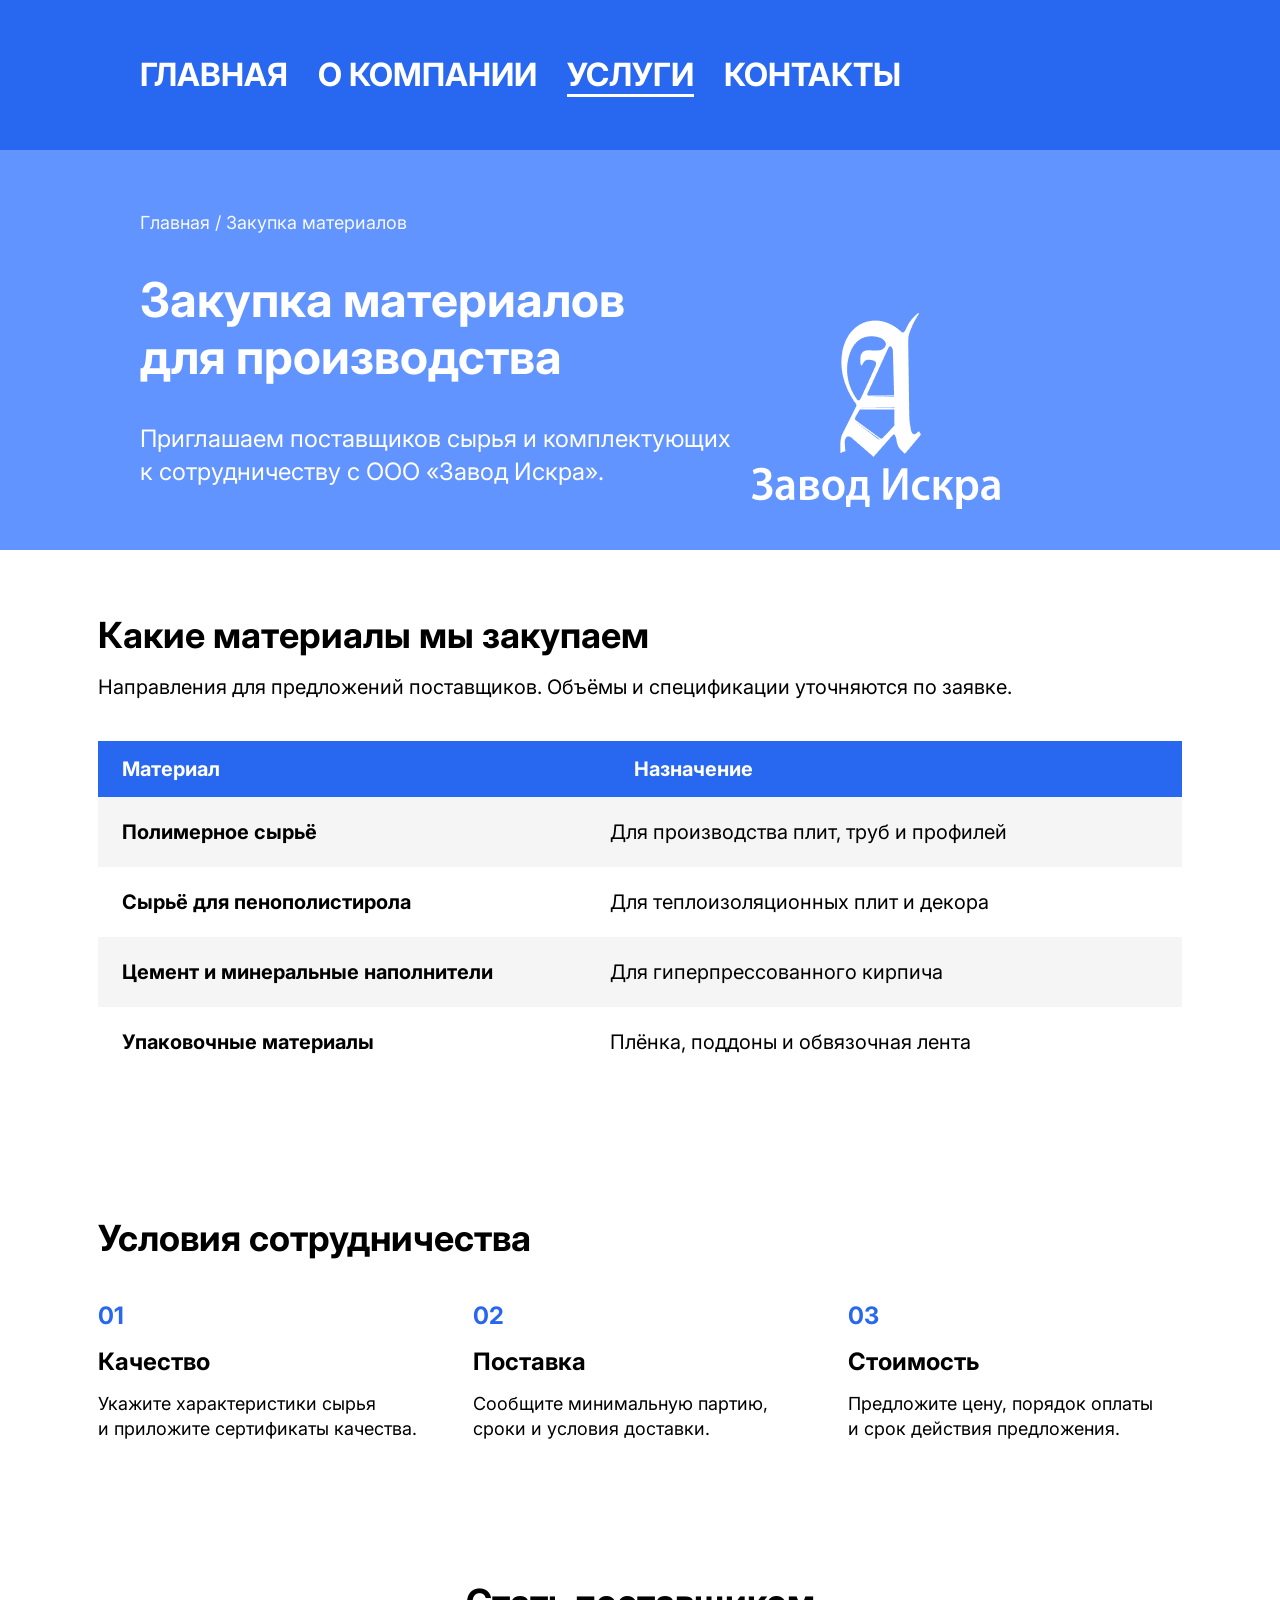
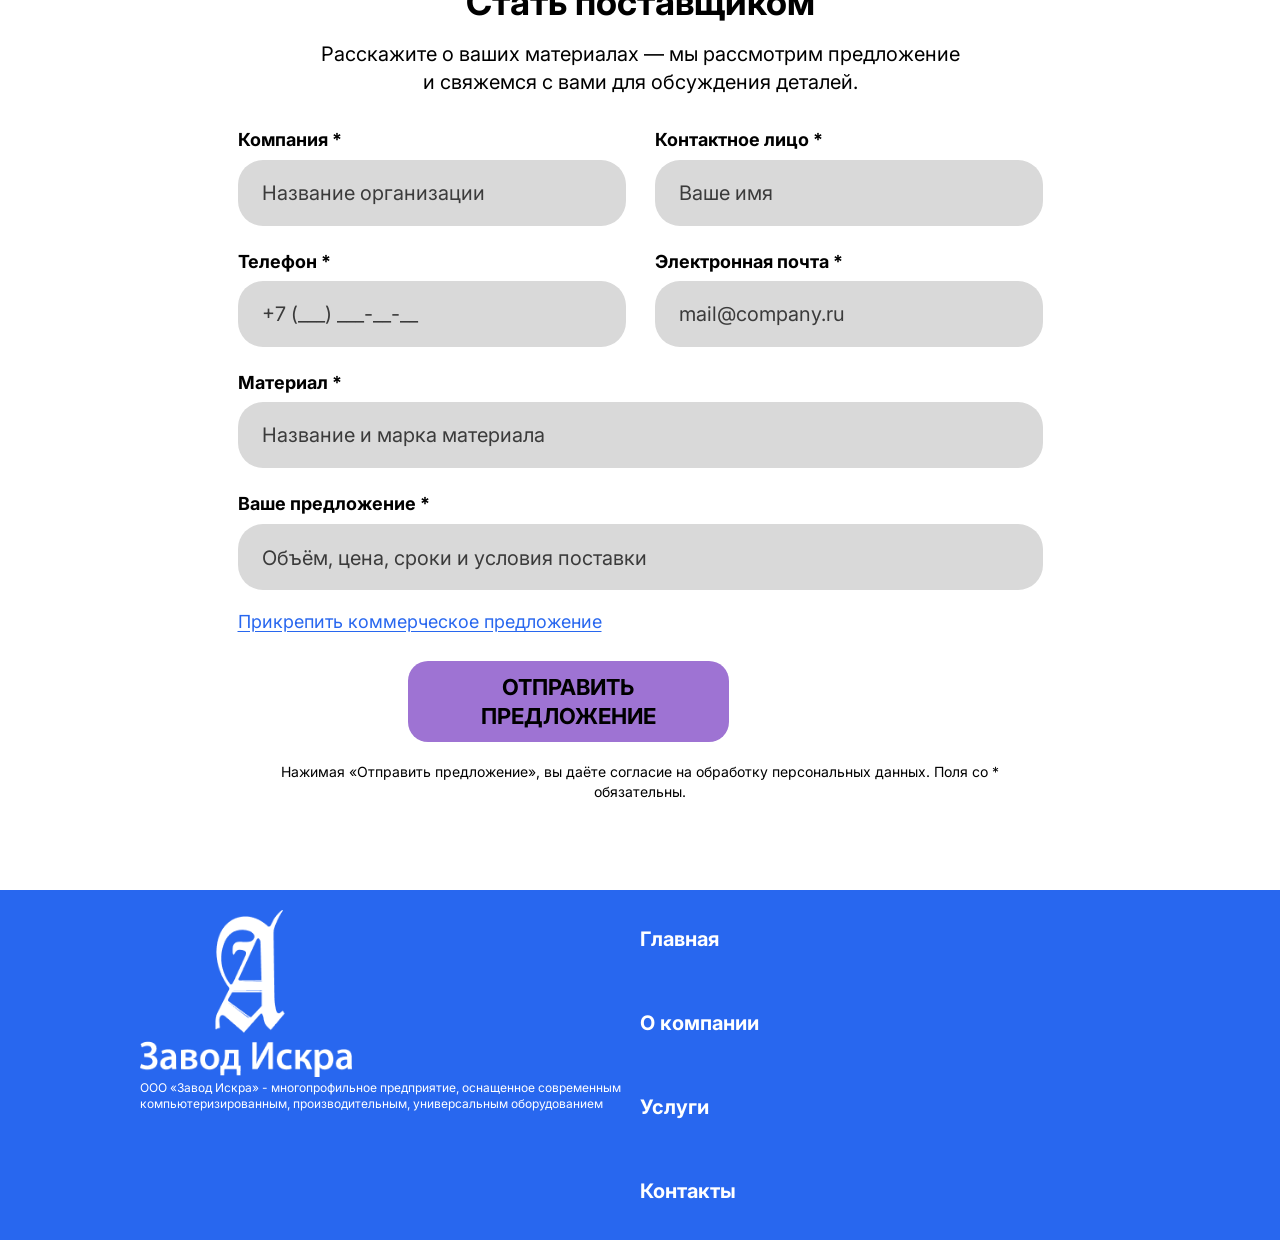
<file: index.html>
<!DOCTYPE html>
<html lang="ru">
<head>
  <meta charset="UTF-8">
  <meta name="viewport" content="width=device-width, initial-scale=1.0">
  <title>Закупка материалов — ООО «Завод Искра»</title>
  <meta name="description" content="Приглашаем поставщиков сырья и комплектующих к сотрудничеству с ООО «Завод Искра».">
  <link rel="preconnect" href="https://fonts.googleapis.com">
  <link rel="preconnect" href="https://fonts.gstatic.com" crossorigin>
  <link href="https://fonts.googleapis.com/css2?family=Inter:wght@400;700&display=swap" rel="stylesheet">
  <link rel="stylesheet" href="styles.css">
</head>
<body>
  
<header class="site-header" id="top">
  <nav class="nav" aria-label="Основная навигация">
    <ul class="nav__list">
      <li><a class="nav__link" href="#top">Главная</a></li>
      <li><a class="nav__link" href="#about">О компании</a></li>
      <li><a class="nav__link" href="#services">Услуги</a></li>
      <li><a class="nav__link" href="#contacts">Контакты</a></li>
    </ul>
  </nav>
</header>

<main>

  <section class="hero">
    <div class="hero__inner">
      <p class="hero__crumbs">Главная / Закупка материалов</p>
      <div class="hero__logo" aria-hidden="true">
        <img src="Логотип завода.png" alt="#">
      </div>
      <h1 class="hero__title">Закупка материалов<br>для производства</h1>
      <p class="hero__text">Приглашаем поставщиков сырья и комплектующих<br>к сотрудничеству с ООО «Завод Искра».</p>
    </div>
  </section>

  <section class="section materials" id="about">
    <div class="container">
      <h2 class="section__title">Какие материалы мы закупаем</h2>
      <p class="section__text">Направления для предложений поставщиков. Объёмы и спецификации уточняются по заявке.</p>

      <div class="table" role="table" aria-label="Перечень материалов">
        <div class="table__head" role="row">
          <span role="columnheader">Материал</span>
          <span role="columnheader">Назначение</span>
        </div>
        <div class="table__row is-alt" role="row">
          <span class="table__name" role="cell">Полимерное сырьё</span>
          <span class="table__desc" role="cell">Для производства плит, труб и профилей</span>
        </div>
        <div class="table__row" role="row">
          <span class="table__name" role="cell">Сырьё для пенополистирола</span>
          <span class="table__desc" role="cell">Для теплоизоляционных плит и декора</span>
        </div>
        <div class="table__row is-alt" role="row">
          <span class="table__name" role="cell">Цемент и минеральные наполнители</span>
          <span class="table__desc" role="cell">Для гиперпрессованного кирпича</span>
        </div>
        <div class="table__row" role="row">
          <span class="table__name" role="cell">Упаковочные материалы</span>
          <span class="table__desc" role="cell">Плёнка, поддоны и обвязочная лента</span>
        </div>
      </div>
    </div>
  </section>

  <section class="section conditions" id="services">
    <div class="container">
      <h2 class="section__title">Условия сотрудничества</h2>
      <ol class="steps">
        <li class="step">
          <span class="step__num">01</span>
          <h3 class="step__title">Качество</h3>
          <p class="step__text">Укажите характеристики сырья<br>и приложите сертификаты качества.</p>
        </li>
        <li class="step">
          <span class="step__num">02</span>
          <h3 class="step__title">Поставка</h3>
          <p class="step__text">Сообщите минимальную партию,<br>сроки и условия доставки.</p>
        </li>
        <li class="step">
          <span class="step__num">03</span>
          <h3 class="step__title">Стоимость</h3>
          <p class="step__text">Предложите цену, порядок оплаты<br>и срок действия предложения.</p>
        </li>
      </ol>
    </div>
  </section>

  <section class="section supplier" id="supplier">
    <div class="container">
      <h2 class="section__title">Стать поставщиком</h2>
      <p class="section__text">Расскажите о ваших материалах — мы рассмотрим предложение<br>и свяжемся с вами для обсуждения деталей.</p>

      <form class="form" id="supplier-form" novalidate>
        <div class="form__grid">
          <div class="field">
            <label for="company" class="field__label">Компания <span class="req">*</span></label>
            <input id="company" name="company" type="text" class="field__input" placeholder="Название организации" required autocomplete="organization">
            <p class="field__error" role="alert"></p>
          </div>

          <div class="field">
            <label for="contact" class="field__label">Контактное лицо <span class="req">*</span></label>
            <input id="contact" name="contact" type="text" class="field__input" placeholder="Ваше имя" required autocomplete="name">
            <p class="field__error" role="alert"></p>
          </div>

          <div class="field">
            <label for="phone" class="field__label">Телефон <span class="req">*</span></label>
            <input id="phone" name="phone" type="tel" class="field__input" placeholder="+7 (___) ___-__-__" required autocomplete="tel">
            <p class="field__error" role="alert"></p>
          </div>

          <div class="field">
            <label for="email" class="field__label">Электронная почта <span class="req">*</span></label>
            <input id="email" name="email" type="email" class="field__input" placeholder="mail@company.ru" required autocomplete="email">
            <p class="field__error" role="alert"></p>
          </div>

          <div class="field field--full">
            <label for="material" class="field__label">Материал <span class="req">*</span></label>
            <input id="material" name="material" type="text" class="field__input" placeholder="Название и марка материала" required>
            <p class="field__error" role="alert"></p>
          </div>

          <div class="field field--full">
            <label for="offer" class="field__label">Ваше предложение <span class="req">*</span></label>
            <textarea id="offer" name="offer" class="field__input field__input--area" placeholder="Объём, цена, сроки и условия поставки" required></textarea>
            <p class="field__error" role="alert"></p>
          </div>
        </div>

        <div class="form__file">
          <label class="file-link" for="file">
            <span>Прикрепить коммерческое предложение</span>
            <input id="file" name="file" type="file" accept=".pdf,.doc,.docx,.xls,.xlsx">
          </label>
          <span class="file-name" id="file-name"></span>
        </div>

        <div class="form__actions">
          <button type="submit" class="btn">Отправить предложение</button>
        </div>

        <p class="form__consent">Нажимая «Отправить предложение», вы даёте согласие на обработку персональных данных. Поля со * обязательны.</p>
        <p class="form__status" id="form-status" role="status" aria-live="polite"></p>
      </form>
    </div>
  </section>
</main>

<footer class="footer" id="contacts">
  <div class="footer__inner">
    <div class="footer__brand">
      <div class="footer__logo" aria-hidden="true">
        <img src="Логотип завода.png" alt="#">
      </div>
      <p class="footer__text">ООО «Завод Искра» - многопрофильное предприятие, оснащенное современным компьютеризированным, производительным, универсальным оборудованием</p>
    </div>
    <nav class="footer__nav" aria-label="Меню в подвале">
      <ul>
        <li><a href="#top">Главная</a></li>
        <li><a href="#about">О компании</a></li>
        <li><a href="#services">Услуги</a></li>
        <li><a href="#contacts">Контакты</a></li>
      </ul>
    </nav>
  </div>
</footer>

<script src="script.js"></script>
</body>
</html>
</file>
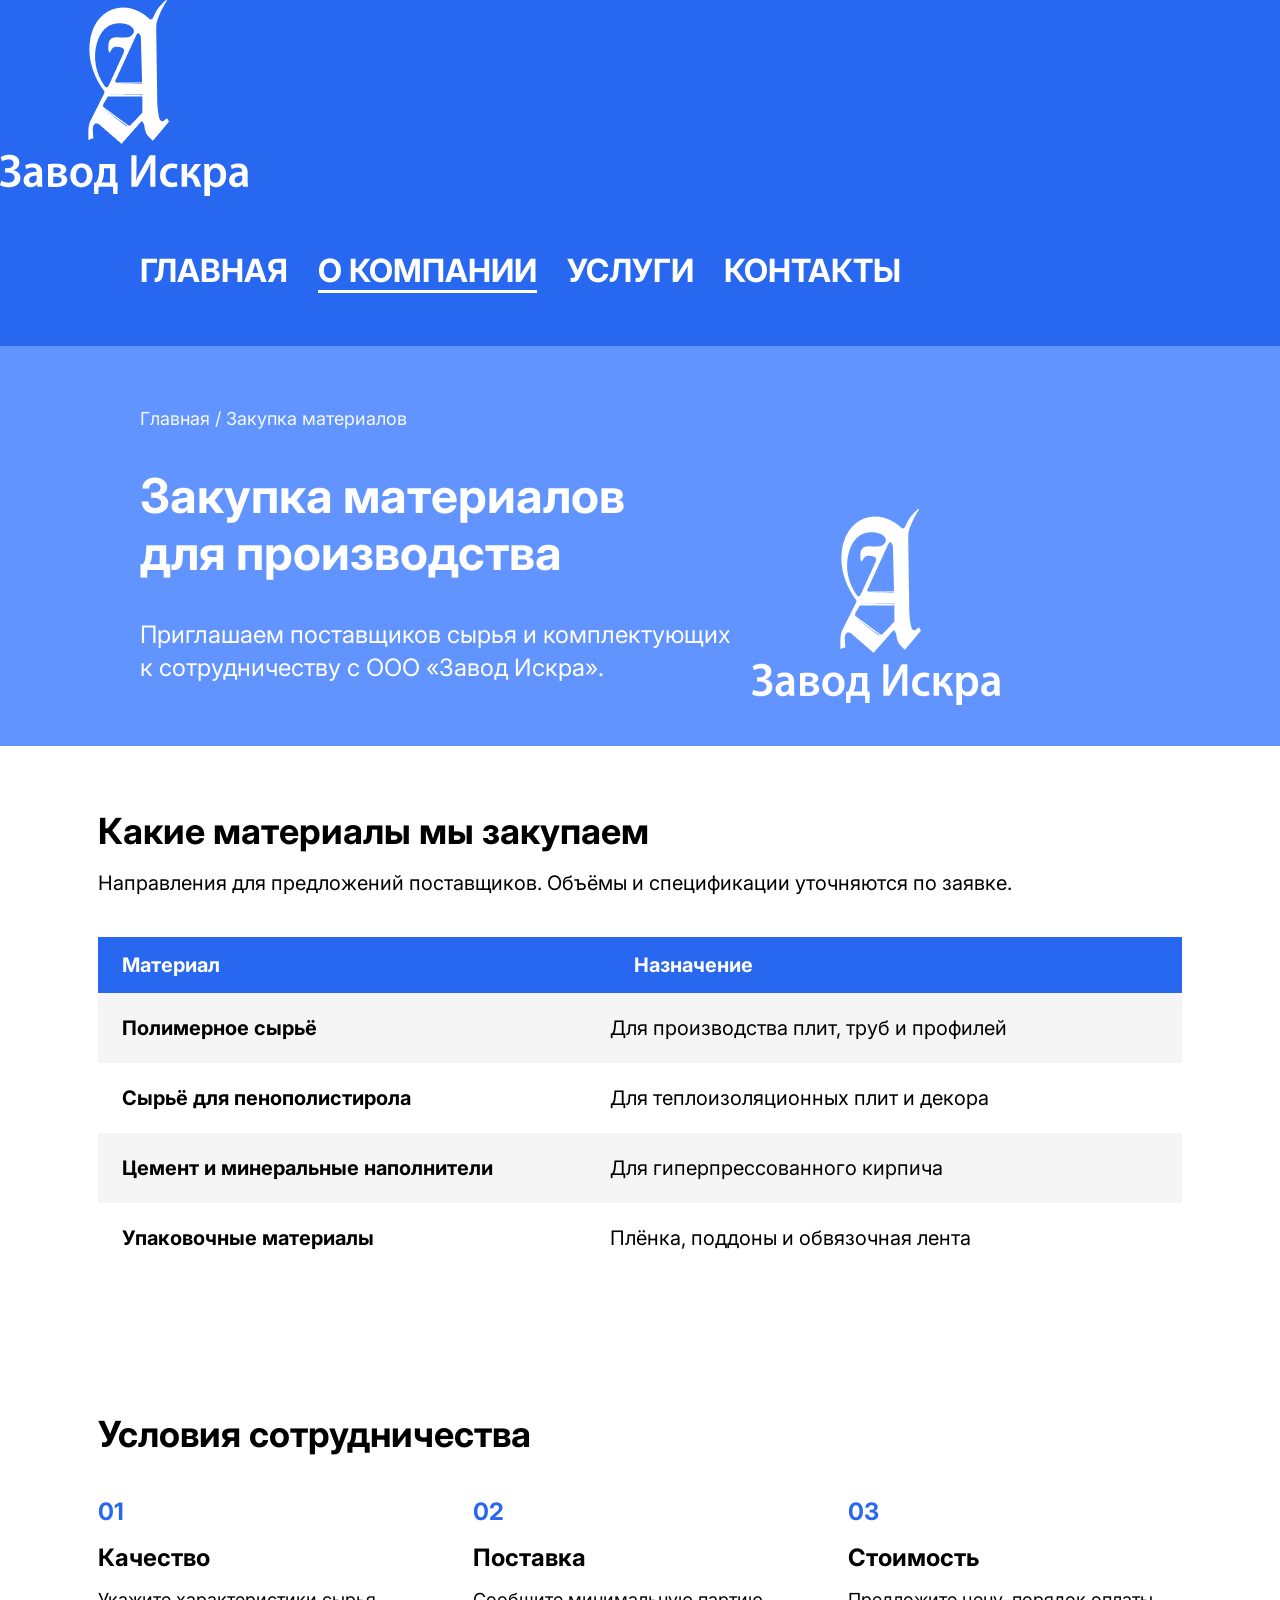
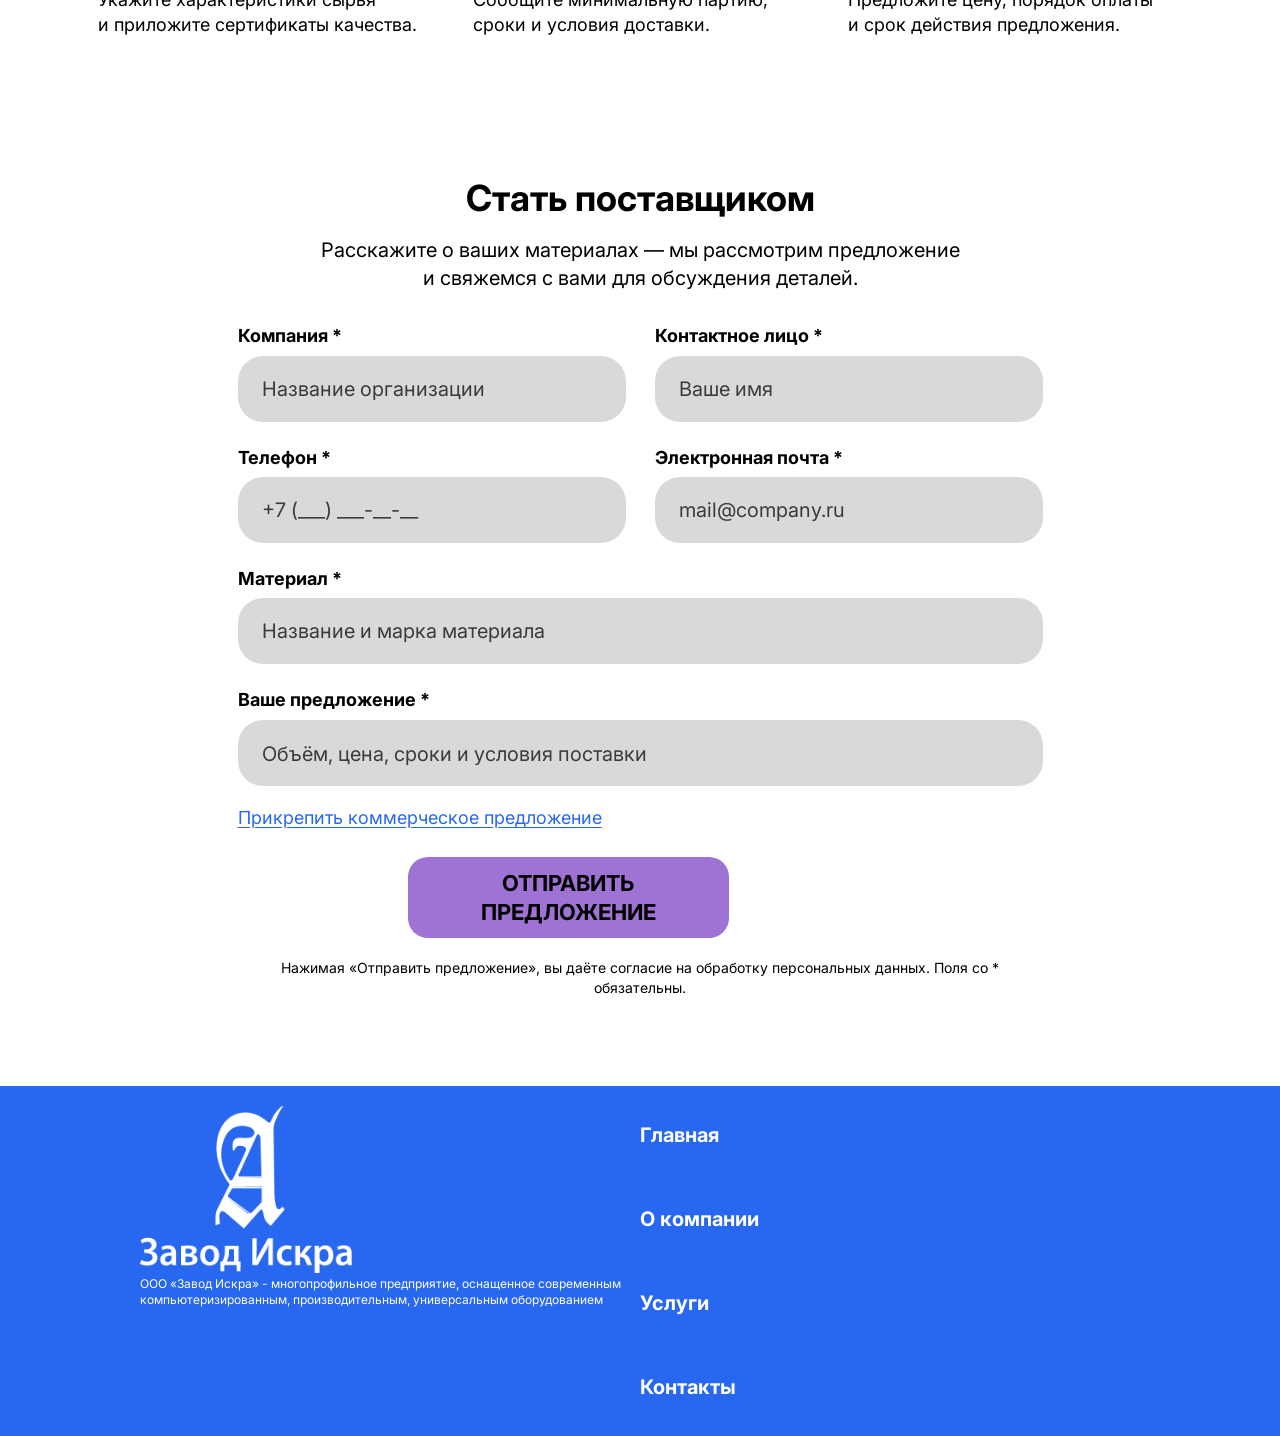
<file: index (1).html>
<!DOCTYPE html>
<html lang="ru">
<head>
  <meta charset="UTF-8">
  <meta name="viewport" content="width=device-width, initial-scale=1.0">
  <title>Закупка материалов — ООО «Завод Искра»</title>
  <meta name="description" content="Приглашаем поставщиков сырья и комплектующих к сотрудничеству с ООО «Завод Искра».">
  <link rel="preconnect" href="https://fonts.googleapis.com">
  <link rel="preconnect" href="https://fonts.gstatic.com" crossorigin>
  <link href="https://fonts.googleapis.com/css2?family=Inter:wght@400;700&display=swap" rel="stylesheet">
  <link rel="stylesheet" href="styles.css">
</head>
<body>

<header class="site-header" id="top">
  <img src="Логотип завода.png" alt="#">
  <nav class="nav" aria-label="Основная навигация">
    <ul class="nav__list">
      <li><a class="nav__link" href="#top">Главная</a></li>
      <li><a class="nav__link" href="#about">О компании</a></li>
      <li><a class="nav__link" href="#services">Услуги</a></li>
      <li><a class="nav__link" href="#contacts">Контакты</a></li>
    </ul>
  </nav>
</header>

<main>

  <section class="hero">
    <div class="hero__inner">
      <p class="hero__crumbs">Главная / Закупка материалов</p>
      <div class="hero__logo" aria-hidden="true">
        <img src="Логотип завода.png" alt="#">
      </div>
      <h1 class="hero__title">Закупка материалов<br>для производства</h1>
      <p class="hero__text">Приглашаем поставщиков сырья и комплектующих<br>к сотрудничеству с ООО «Завод Искра».</p>
    </div>
  </section>

  <section class="section materials" id="about">
    <div class="container">
      <h2 class="section__title">Какие материалы мы закупаем</h2>
      <p class="section__text">Направления для предложений поставщиков. Объёмы и спецификации уточняются по заявке.</p>

      <div class="table" role="table" aria-label="Перечень материалов">
        <div class="table__head" role="row">
          <span role="columnheader">Материал</span>
          <span role="columnheader">Назначение</span>
        </div>
        <div class="table__row is-alt" role="row">
          <span class="table__name" role="cell">Полимерное сырьё</span>
          <span class="table__desc" role="cell">Для производства плит, труб и профилей</span>
        </div>
        <div class="table__row" role="row">
          <span class="table__name" role="cell">Сырьё для пенополистирола</span>
          <span class="table__desc" role="cell">Для теплоизоляционных плит и декора</span>
        </div>
        <div class="table__row is-alt" role="row">
          <span class="table__name" role="cell">Цемент и минеральные наполнители</span>
          <span class="table__desc" role="cell">Для гиперпрессованного кирпича</span>
        </div>
        <div class="table__row" role="row">
          <span class="table__name" role="cell">Упаковочные материалы</span>
          <span class="table__desc" role="cell">Плёнка, поддоны и обвязочная лента</span>
        </div>
      </div>
    </div>
  </section>

  <section class="section conditions" id="services">
    <div class="container">
      <h2 class="section__title">Условия сотрудничества</h2>
      <ol class="steps">
        <li class="step">
          <span class="step__num">01</span>
          <h3 class="step__title">Качество</h3>
          <p class="step__text">Укажите характеристики сырья<br>и приложите сертификаты качества.</p>
        </li>
        <li class="step">
          <span class="step__num">02</span>
          <h3 class="step__title">Поставка</h3>
          <p class="step__text">Сообщите минимальную партию,<br>сроки и условия доставки.</p>
        </li>
        <li class="step">
          <span class="step__num">03</span>
          <h3 class="step__title">Стоимость</h3>
          <p class="step__text">Предложите цену, порядок оплаты<br>и срок действия предложения.</p>
        </li>
      </ol>
    </div>
  </section>

  <section class="section supplier" id="supplier">
    <div class="container">
      <h2 class="section__title">Стать поставщиком</h2>
      <p class="section__text">Расскажите о ваших материалах — мы рассмотрим предложение<br>и свяжемся с вами для обсуждения деталей.</p>

      <form class="form" id="supplier-form" novalidate>
        <div class="form__grid">
          <div class="field">
            <label for="company" class="field__label">Компания <span class="req">*</span></label>
            <input id="company" name="company" type="text" class="field__input" placeholder="Название организации" required autocomplete="organization">
            <p class="field__error" role="alert"></p>
          </div>

          <div class="field">
            <label for="contact" class="field__label">Контактное лицо <span class="req">*</span></label>
            <input id="contact" name="contact" type="text" class="field__input" placeholder="Ваше имя" required autocomplete="name">
            <p class="field__error" role="alert"></p>
          </div>

          <div class="field">
            <label for="phone" class="field__label">Телефон <span class="req">*</span></label>
            <input id="phone" name="phone" type="tel" class="field__input" placeholder="+7 (___) ___-__-__" required autocomplete="tel">
            <p class="field__error" role="alert"></p>
          </div>

          <div class="field">
            <label for="email" class="field__label">Электронная почта <span class="req">*</span></label>
            <input id="email" name="email" type="email" class="field__input" placeholder="mail@company.ru" required autocomplete="email">
            <p class="field__error" role="alert"></p>
          </div>

          <div class="field field--full">
            <label for="material" class="field__label">Материал <span class="req">*</span></label>
            <input id="material" name="material" type="text" class="field__input" placeholder="Название и марка материала" required>
            <p class="field__error" role="alert"></p>
          </div>

          <div class="field field--full">
            <label for="offer" class="field__label">Ваше предложение <span class="req">*</span></label>
            <textarea id="offer" name="offer" class="field__input field__input--area" placeholder="Объём, цена, сроки и условия поставки" required></textarea>
            <p class="field__error" role="alert"></p>
          </div>
        </div>

        <div class="form__file">
          <label class="file-link" for="file">
            <span>Прикрепить коммерческое предложение</span>
            <input id="file" name="file" type="file" accept=".pdf,.doc,.docx,.xls,.xlsx">
          </label>
          <span class="file-name" id="file-name"></span>
        </div>

        <div class="form__actions">
          <button type="submit" class="btn">Отправить предложение</button>
        </div>

        <p class="form__consent">Нажимая «Отправить предложение», вы даёте согласие на обработку персональных данных. Поля со * обязательны.</p>
        <p class="form__status" id="form-status" role="status" aria-live="polite"></p>
      </form>
    </div>
  </section>
</main>

<footer class="footer" id="contacts">
  <div class="footer__inner">
    <div class="footer__brand">
      <div class="footer__logo" aria-hidden="true">
        <img src="Логотип завода.png" alt="#">
      </div>
      <p class="footer__text">ООО «Завод Искра» - многопрофильное предприятие, оснащенное современным компьютеризированным, производительным, универсальным оборудованием</p>
    </div>
    <nav class="footer__nav" aria-label="Меню в подвале">
      <ul>
        <li><a href="#top">Главная</a></li>
        <li><a href="#about">О компании</a></li>
        <li><a href="#services">Услуги</a></li>
        <li><a href="#contacts">Контакты</a></li>
      </ul>
    </nav>
  </div>
</footer>

<script src="script.js"></script>
</body>
</html>
</file>
<file: styles.css>
:root {
  --c-primary: #2867ef;
  --c-hero: #6294ff;
  --c-accent: #9e73d3;
  --c-field: #d9d9d9;
  --c-row: #f5f5f5;
  --c-text: #000000;
  --c-muted: #3b3b3b;
  --c-white: #ffffff;

  --font: "Inter", -apple-system, BlinkMacSystemFont, "Segoe UI", Roboto, Helvetica, Arial, sans-serif;

  --container: 1084px;
  --nav-h: 150px;
  --radius-field: 25px;
  --radius-btn: 20px;
}

*,
*::before,
*::after {
  box-sizing: border-box;
}

html {
  scroll-behavior: smooth;
  scroll-padding-top: 16px;
  -webkit-text-size-adjust: 100%;
}

body {
  margin: 0;
  font-family: var(--font);
  color: var(--c-text);
  background: var(--c-white);
  line-height: 1.3;
  -webkit-font-smoothing: antialiased;
}

img,
svg {
  display: block;
  max-width: 100%;
}

a {
  color: inherit;
}

ul,
ol {
  margin: 0;
  padding: 0;
  list-style: none;
}

h1,
h2,
h3,
p {
  margin: 0;
}

:focus-visible {
  outline: 3px solid var(--c-accent);
  outline-offset: 3px;
}

.container {
  width: 100%;
  max-width: var(--container);
  margin-inline: auto;
  padding-inline: 16px;
}

.site-header {
  background: var(--c-primary);
  color: var(--c-white);
}

.nav {
  min-height: var(--nav-h);
  display: flex;
  align-items: center;
  padding: 0 16px;
}

.nav__list {
  width: 100%;
  display: grid;
  grid-template-columns: 1fr 1fr;
  gap: 28px 12px;
  padding-block: 24px;
}

.nav__link {
  display: block;
  font-size: 20px;
  font-weight: 700;
  text-transform: uppercase;
  text-decoration: none;
  color: var(--c-white);
  padding: 4px 0;
  transition: opacity 0.2s ease;
}

.nav__link:hover {
  opacity: 0.8;
}

.nav__link.is-active {
  text-decoration: underline;
  text-decoration-thickness: 3px;
  text-underline-offset: 8px;
}

.hero {
  position: relative;
  background: var(--c-hero);
  color: var(--c-white);
  padding: 24px 16px 40px;
  overflow: hidden;
}

.hero__inner {
  position: relative;
  display: flex;
  flex-direction: column;
  align-items: center;
  text-align: center;
  gap: 24px;
}

.hero__crumbs {
  align-self: flex-start;
  font-size: 14px;
  font-weight: 400;
  opacity: 0.95;
}

.hero__logo {
  width: 130px;
  height: 103px;
}

.hero__logo svg {
  width: 100%;
  height: 100%;
  color: var(--c-white);
  fill: currentColor;
}

.hero__title {
  font-size: 32px;
  font-weight: 700;
  line-height: 1.2;
}

.hero__text {
  font-size: 16px;
  font-weight: 400;
  line-height: 1.4;
}

.section {
  padding: 40px 0 48px;
}

.section__title {
  font-size: 28px;
  font-weight: 700;
  line-height: 1.2;
}

.section__text {
  margin-top: 16px;
  font-size: 16px;
  font-weight: 400;
  line-height: 1.4;
}

.materials .table {
  margin-top: 32px;
}

.table__head,
.table__row {
  display: grid;
  grid-template-columns: 1fr;
}

.table__head {
  display: grid;
  grid-template-columns: 1fr 1fr;
  background: var(--c-primary);
  color: var(--c-white);
  font-size: 16px;
  font-weight: 700;
}

.table__head span {
  padding: 12px 16px;
}

.table__row {
  gap: 6px;
  padding: 16px;
  background: var(--c-white);
}

.table__row.is-alt {
  background: var(--c-row);
}

.table__name {
  font-size: 18px;
  font-weight: 700;
}

.table__desc {
  font-size: 16px;
  font-weight: 400;
}

.steps {
  margin-top: 32px;
  display: grid;
  gap: 32px;
  counter-reset: none;
}

.step {
  display: grid;
  grid-template-columns: 44px 1fr;
  column-gap: 12px;
  row-gap: 8px;
  align-items: baseline;
}

.step__num {
  grid-row: span 2;
  font-size: 22px;
  font-weight: 700;
  color: var(--c-primary);
}

.step__title {
  font-size: 22px;
  font-weight: 700;
}

.step__text {
  grid-column: 2;
  font-size: 16px;
  font-weight: 400;
  line-height: 1.4;
}

.supplier {
  background: var(--c-white);
}

.form {
  margin-top: 32px;
  width: 100%;
  max-width: 805px;
  margin-inline: auto;
}

.form__grid {
  display: grid;
  grid-template-columns: 1fr;
  gap: 20px 0;
}

.field {
  display: flex;
  flex-direction: column;
  gap: 8px;
}

.field__label {
  font-size: 16px;
  font-weight: 700;
}

.req {
  color: var(--c-text);
}

.field__input {
  width: 100%;
  min-height: 64px;
  padding: 0 24px;
  border: 0;
  border-radius: var(--radius-field);
  background: var(--c-field);
  font: inherit;
  font-size: 16px;
  color: var(--c-text);
  outline: none;
  transition: box-shadow 0.2s ease;
}

.field__input::placeholder {
  color: var(--c-muted);
  opacity: 1;
}

.field__input:focus {
  box-shadow: 0 0 0 3px var(--c-primary);
}

.field__input--area {
  min-height: 116px;
  padding-top: 20px;
  padding-bottom: 20px;
  resize: vertical;
  line-height: 1.4;
}

.field.is-invalid .field__input {
  box-shadow: 0 0 0 3px #e5484d;
}

.field__error {
  min-height: 0;
  font-size: 14px;
  color: #e5484d;
}

.field__error:empty {
  display: none;
}

.form__file {
  margin-top: 16px;
  display: flex;
  flex-wrap: wrap;
  align-items: center;
  gap: 12px;
}

.file-link {
  position: relative;
  color: var(--c-primary);
  font-size: 16px;
  cursor: pointer;
  text-decoration: underline;
  text-underline-offset: 3px;
}

.file-link input {
  position: absolute;
  width: 1px;
  height: 1px;
  opacity: 0;
  overflow: hidden;
  pointer-events: none;
}

.file-link:focus-within {
  outline: 3px solid var(--c-accent);
  outline-offset: 3px;
  border-radius: 4px;
}

.file-name {
  font-size: 14px;
  color: var(--c-muted);
  word-break: break-all;
}

.form__actions {
  margin-top: 24px;
  display: flex;
  justify-content: center;
}

.btn {
  width: 100%;
  min-height: 52px;
  padding: 12px 24px;
  border: 0;
  border-radius: var(--radius-btn);
  background: var(--c-accent);
  color: var(--c-text);
  font: inherit;
  font-size: 18px;
  font-weight: 700;
  text-transform: uppercase;
  cursor: pointer;
  transition: filter 0.2s ease, transform 0.1s ease;
}

.btn:hover {
  filter: brightness(1.05);
}

.btn:active {
  transform: scale(0.99);
}

.btn:disabled {
  opacity: 0.6;
  cursor: wait;
}

.form__consent {
  margin-top: 20px;
  font-size: 12px;
  line-height: 1.4;
  color: var(--c-text);
}

.form__status {
  margin-top: 12px;
  font-size: 16px;
  font-weight: 700;
}

.form__status.is-ok {
  color: var(--c-primary);
}

.form__status.is-error {
  color: #e5484d;
}

.supplier .section__title,
.supplier .section__text {
  text-align: center;
}

.form__consent {
  text-align: center;
}

.footer {
  background: var(--c-primary);
  color: var(--c-white);
  padding: 32px 16px;
}

.footer__inner {
  max-width: var(--container);
  margin-inline: auto;
  display: flex;
  flex-direction: column;
  gap: 32px;
}

.footer__brand {
  display: flex;
  flex-direction: column;
  gap: 16px;
}

.footer__logo {
  width: 158px;
  height: 125px;
}

.footer__logo svg {
  width: 100%;
  height: 100%;
  fill: currentColor;
}

.footer__text {
  font-size: 12px;
  line-height: 1.4;
  max-width: 527px;
}

.footer__nav ul {
  display: flex;
  flex-direction: column;
  gap: 16px;
}

.footer__nav a {
  font-size: 20px;
  font-weight: 700;
  text-decoration: none;
}

.footer__nav a:hover {
  text-decoration: underline;
  text-underline-offset: 4px;
}

@media (min-width: 768px) {
  :root {
    --nav-h: 150px;
  }

  .container {
    padding-inline: 32px;
  }

  .nav {
    padding: 0 32px;
  }

  .nav__list {
    width: auto;
    margin-left: 0;
    display: flex;
    gap: 20px;
    padding-block: 0;
    margin-top: 0;
  }

  .nav__link {
    font-size: 20px;
  }

  .hero {
    padding: 0 32px;
    min-height: 400px;
    display: flex;
    align-items: center;
  }

  .hero__inner {
    align-items: flex-start;
    text-align: left;
    gap: 20px;
    padding-block: 40px;
    max-width: 704px;
    margin-inline: auto;
    width: 100%;
  }

  .hero__crumbs {
    font-size: 16px;
  }

  .hero__logo {
    position: absolute;
    right: 32px;
    top: 50%;
    transform: translateY(-50%);
    width: 168px;
    height: 133px;
  }

  .hero__title {
    font-size: 36px;
  }

  .hero__text {
    font-size: 20px;
  }

  .section {
    padding: 56px 0 64px;
  }

  .section__title {
    font-size: 32px;
  }

  .section__text {
    font-size: 18px;
  }

  .table__head {
    grid-template-columns: 362px 1fr;
  }

  .table__head span {
    padding: 16px;
    font-size: 18px;
  }

  .table__row {
    grid-template-columns: 362px 1fr;
    gap: 0;
    padding: 0;
    align-items: center;
    min-height: 88px;
  }

  .table__row > span {
    padding: 16px;
  }

  .table__name,
  .table__desc {
    font-size: 18px;
  }

  .materials .table {
    margin-top: 40px;
  }

  .steps {
    grid-template-columns: repeat(3, 1fr);
    gap: 22px;
  }

  .step {
    grid-template-columns: 1fr;
    row-gap: 12px;
  }

  .step__num {
    grid-row: auto;
    font-size: 24px;
  }

  .step__title {
    font-size: 22px;
  }

  .step__text {
    grid-column: auto;
    font-size: 16px;
  }

  .form__grid {
    grid-template-columns: 1fr 1fr;
    gap: 20px 20px;
  }

  .field--full {
    grid-column: 1 / -1;
  }

  .field__input {
    min-height: 70px;
    font-size: 18px;
  }

  .field__input--area {
    min-height: 140px;
  }

  .field__label {
    font-size: 18px;
  }

  .btn {
    width: 464px;
    max-width: 100%;
    font-size: 22px;
  }

  .form__consent {
    font-size: 14px;
  }

  .footer {
    padding: 56px 32px;
  }

  .footer__inner {
    display: grid;
    grid-template-columns: 1fr 1fr;
    align-items: start;
    gap: 0;
  }

  .footer__brand {
    flex-direction: column;
  }

  .footer__nav ul {
    gap: 20px;
  }
}

@media (min-width: 1024px) {
  .container {
    padding-inline: 0;
  }

  .nav {
    height: var(--nav-h);
    padding: 0 140px;
  }

  .nav__list {
    gap: 30px;
    justify-content: flex-start;
  }

  .nav__link {
    font-size: 32px;
    line-height: 1.22;
  }

  .hero {
    height: 400px;
    min-height: 400px;
    padding: 0 140px;
  }

  .hero__inner {
    max-width: none;
    padding-block: 0;
    gap: 0;
    justify-content: center;
  }

  .hero__crumbs {
    font-size: 18px;
    margin-bottom: 36px;
  }

  .hero__title {
    font-size: 48px;
    line-height: 1.2;
    margin-bottom: 36px;
    max-width: 1100px;
  }

  .hero__text {
    font-size: 24px;
    max-width: 1050px;
  }

  .hero__logo {
    top: 102px;
    right: 140px;
    transform: none;
    width: 248px;
    height: 196px;
  }

  .section {
    padding: 64px 0 76px;
  }

  .section__title {
    font-size: 36px;
  }

  .section__text {
    font-size: 20px;
    margin-top: 16px;
  }

  .materials .section__text {
    margin-top: 16px;
  }

  .materials .table {
    margin-top: 40px;
  }

  .table__head {
    grid-template-columns: 512px 1fr;
  }

  .table__head span {
    padding: 16px 24px;
    font-size: 20px;
    line-height: 24px;
  }

  .table__row {
    grid-template-columns: 512px 1fr;
    min-height: 70px;
    padding: 0;
    align-items: center;
  }

  .table__row > span {
    padding: 0 24px;
  }

  .table__row > span + span {
    padding-left: 0;
  }

  .table__name,
  .table__desc {
    font-size: 20px;
    line-height: 24px;
  }

  .conditions .container {
    padding-top: 0;
  }

  .conditions .section__title {
    font-size: 36px;
  }

  .steps {
    grid-template-columns: repeat(3, 334px);
    gap: 41px;
    margin-top: 40px;
  }

  .step {
    grid-template-columns: 1fr;
    row-gap: 14px;
  }

  .step__num {
    font-size: 24px;
  }

  .step__title {
    font-size: 24px;
  }

  .step__text {
    font-size: 18px;
  }

  .supplier .container {
    max-width: 1084px;
  }

  .form {
    max-width: 805px;
  }

  .form__grid {
    grid-template-columns: 388px 388px;
    gap: 24px 29px;
    justify-content: space-between;
  }

  .field__label {
    font-size: 18px;
  }

  .field__input {
    min-height: 66px;
    font-size: 20px;
    padding: 0 24px;
  }

  .field__input--area {
    min-height: 66px;
    height: 66px;
    padding-top: 20px;
    padding-bottom: 20px;
    resize: none;
  }

  .field__error {
    font-size: 14px;
  }

  .form__file {
    margin-top: 20px;
  }

  .file-link {
    font-size: 18px;
  }

  .file-name {
    font-size: 16px;
  }

  .form__actions {
    justify-content: flex-start;
    padding-left: 170px;
    margin-top: 28px;
  }

  .btn {
    width: 321px;
    min-height: 52px;
    font-size: 22px;
    border-radius: var(--radius-btn);
  }

  .form__consent {
    font-size: 14px;
    margin-top: 20px;
  }

  .footer {
    height: 350px;
    padding: 20px 140px 0;
  }

  .footer__inner {
    max-width: none;
    height: 100%;
    display: grid;
    grid-template-columns: 1fr 1fr;
    gap: 0;
    align-items: start;
  }

  .footer__brand {
    flex-direction: column;
    gap: 16px;
  }

  .footer__logo {
    width: 212px;
    height: 150px;
  }

  .footer__text {
    font-size: 12px;
    max-width: 527px;
    margin-top: 4px;
  }

  .footer__nav {
    margin: 0;
    padding-top: 16px;
  }

  .footer__nav ul {
    gap: 58px;
    padding-left: 0;
  }

  .footer__nav a {
    font-size: 20px;
  }
}

@media (min-width: 1800px) {
  .nav {
    padding-left: 279px;
  }

  .nav__list {
    gap: 51px;
  }

  .hero {
    padding-left: 140px;
  }

  .hero__logo {
    right: 280px;
  }

  .footer__nav {
    padding-left: 0;
  }
}

@media (max-width: 360px) {
  .container,
  .nav,
  .hero,
  .footer {
    padding-inline: 12px;
  }

  .hero__title {
    font-size: 28px;
  }

  .section__title {
    font-size: 24px;
  }

  .btn {
    font-size: 16px;
  }
}

@media (prefers-reduced-motion: reduce) {
  html {
    scroll-behavior: auto;
  }

  *,
  *::before,
  *::after {
    transition: none !important;
  }
}
</file>
